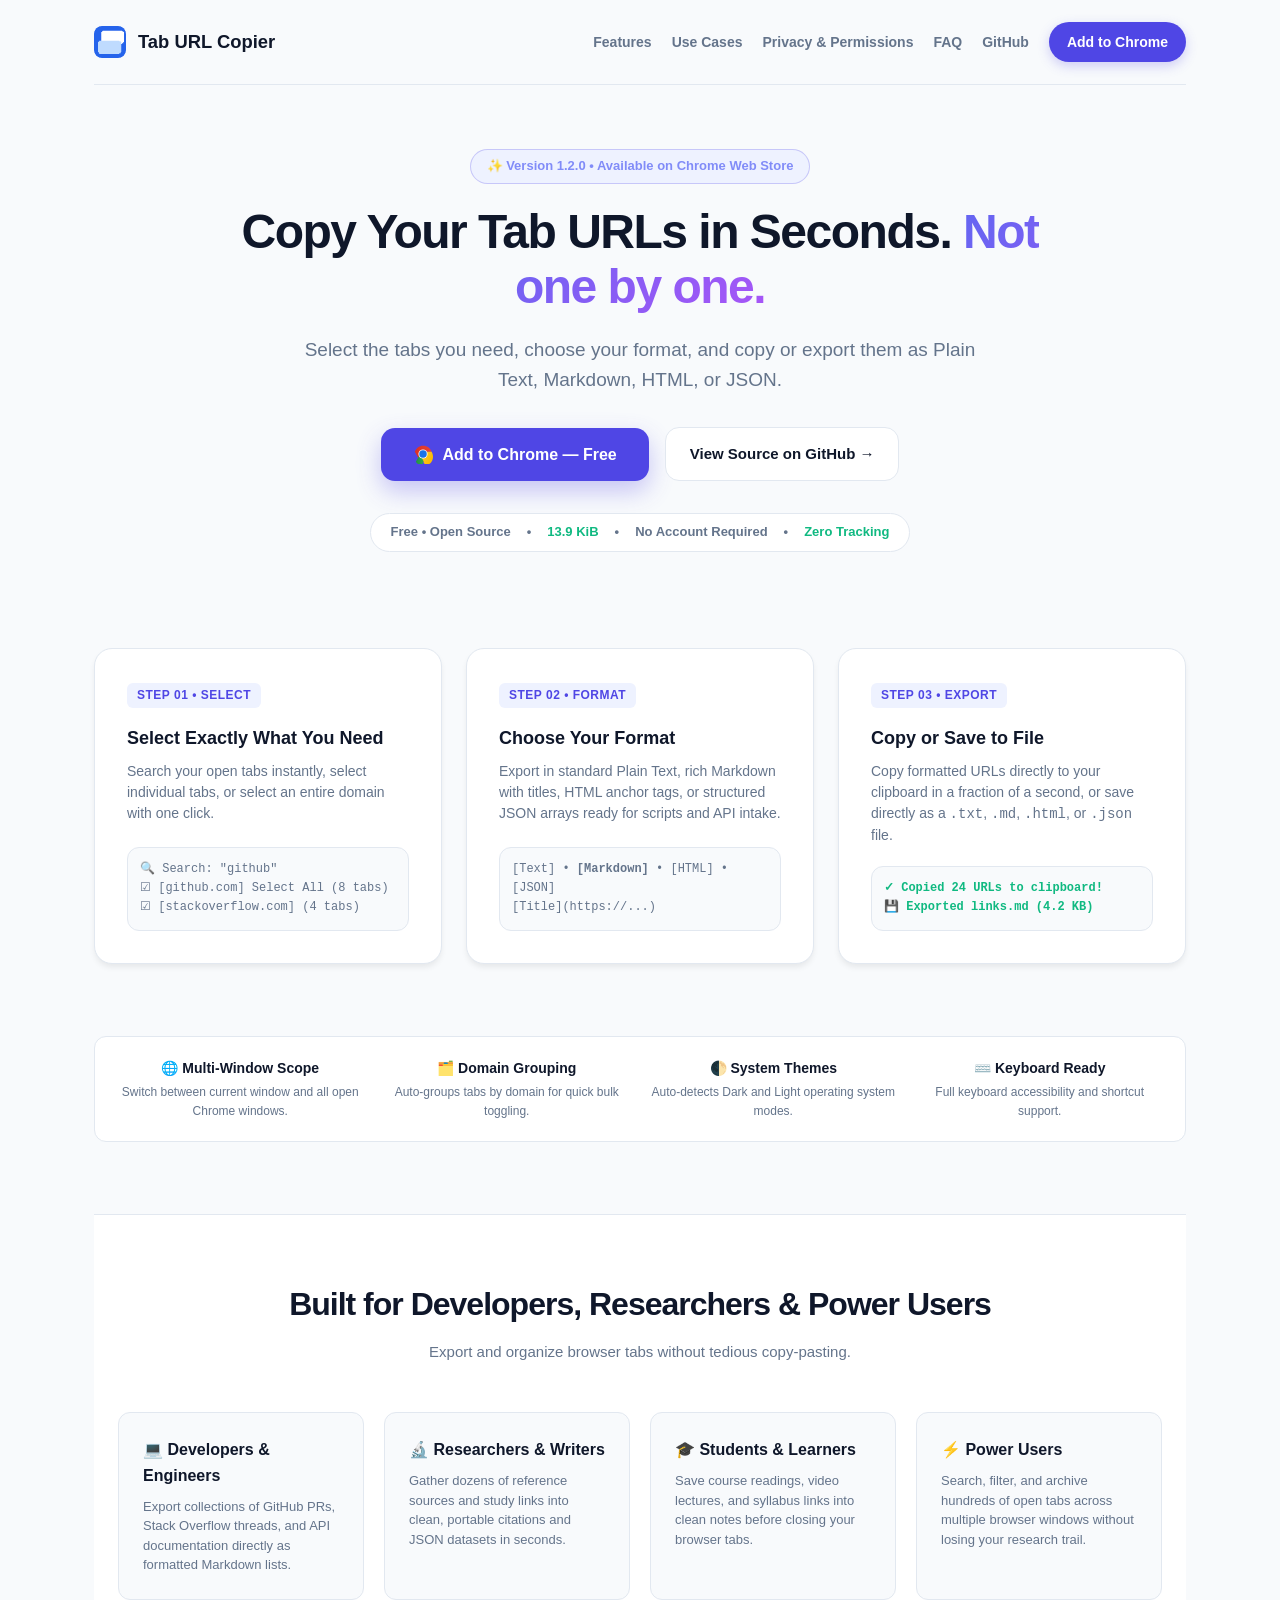
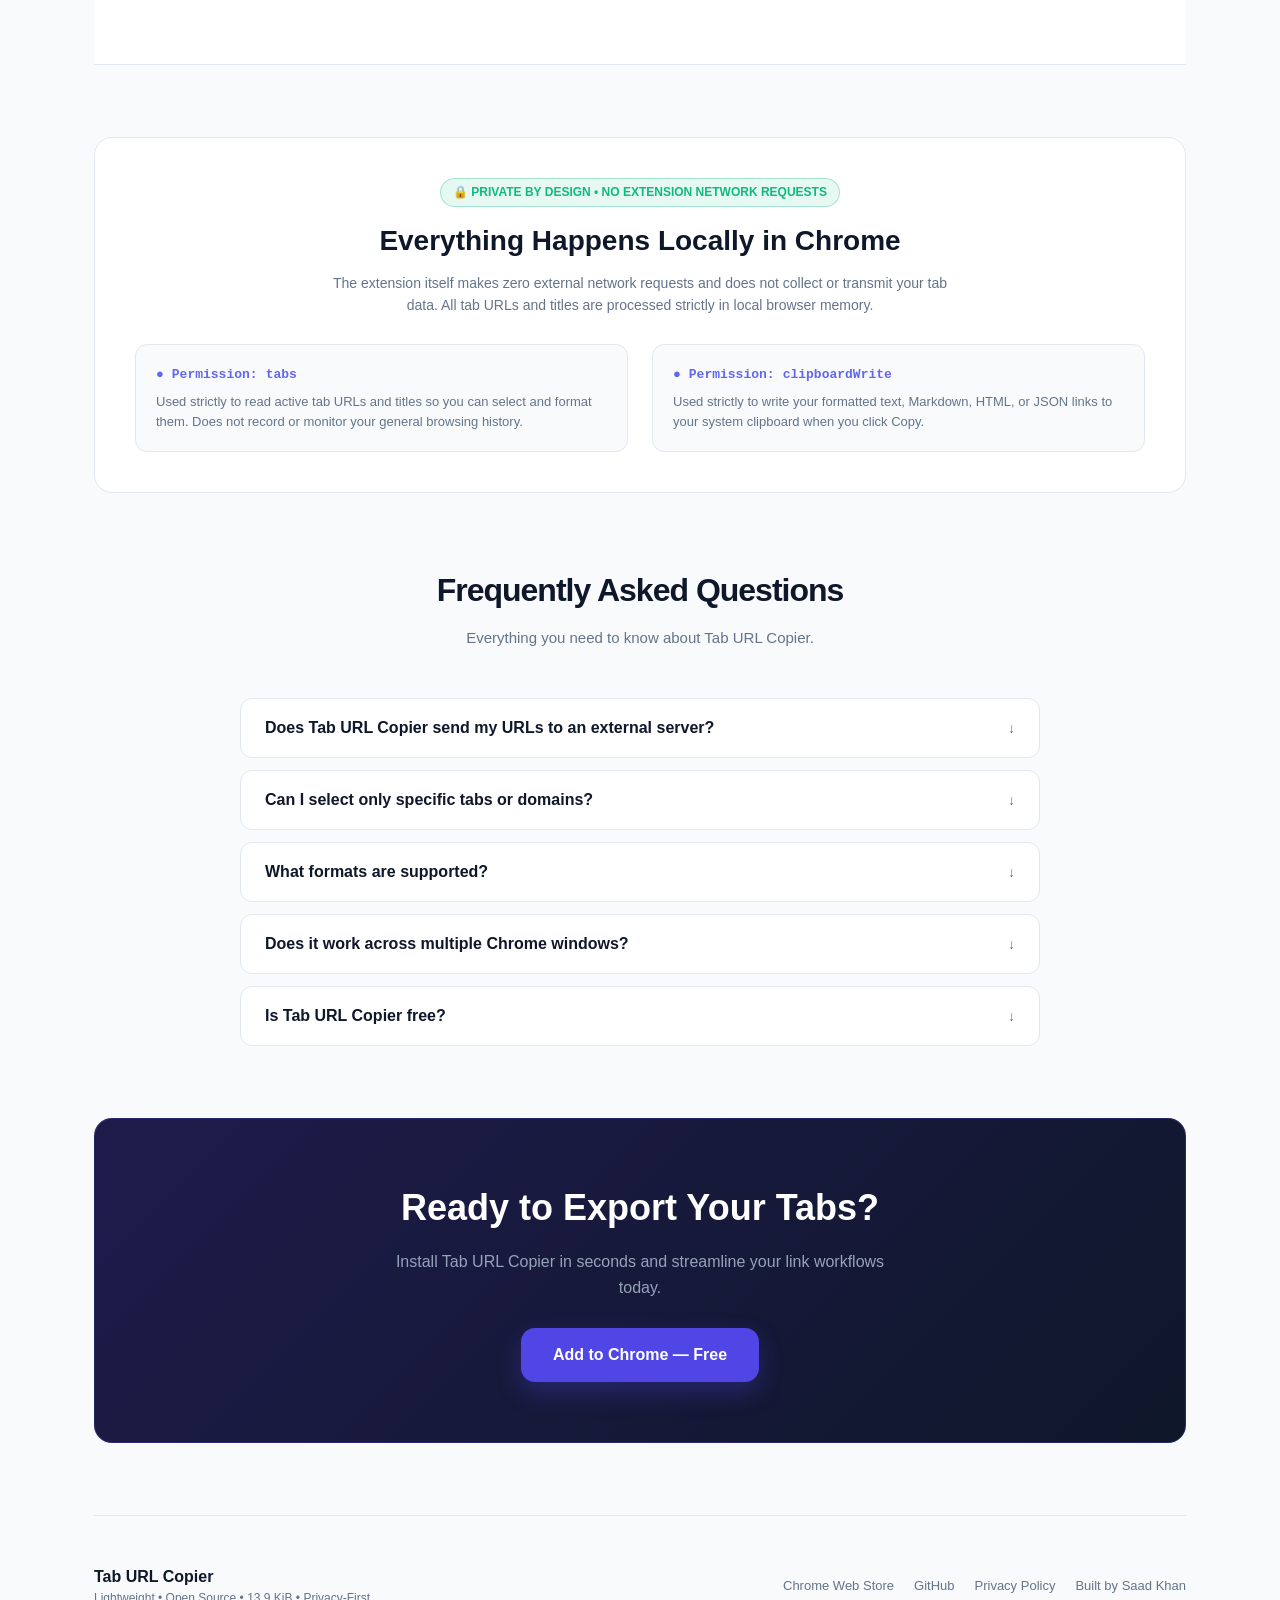
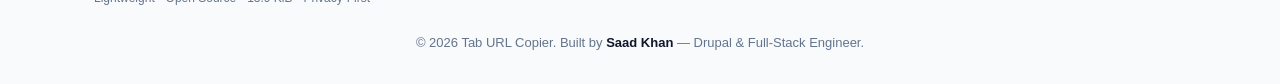
<file: public/index.html>
<!DOCTYPE html>
<html lang="en">
<head>
  <meta charset="UTF-8" />
  <meta name="viewport" content="width=device-width, initial-scale=1.0" />
  <title>Tab URL Copier — Copy &amp; Export Multiple Chrome Tab URLs</title>
  <meta name="description" content="Copy, search, group, and export multiple Chrome tab URLs at once. Export as Plain Text, Markdown, HTML, or JSON. Free, open source, 13.9 KiB, and privacy-focused." />
  <link rel="canonical" href="https://tuc.khansaad.dev/" />

  <!-- Open Graph / Facebook -->
  <meta property="og:type" content="website" />
  <meta property="og:url" content="https://tuc.khansaad.dev/" />
  <meta property="og:title" content="Tab URL Copier — Copy &amp; Export Multiple Chrome Tab URLs" />
  <meta property="og:description" content="Copy, search, group, and export multiple Chrome tab URLs at once. Export as Plain Text, Markdown, HTML, or JSON. Free, open source, and privacy-focused." />
  <meta property="og:image" content="https://tuc.khansaad.dev/assets/marquee_promo_tile.png" />
  <meta property="og:image:alt" content="Tab URL Copier Chrome extension user interface" />
  <meta property="og:site_name" content="Tab URL Copier" />

  <!-- Twitter -->
  <meta property="twitter:card" content="summary_large_image" />
  <meta property="twitter:url" content="https://tuc.khansaad.dev/" />
  <meta property="twitter:title" content="Tab URL Copier — Copy &amp; Export Multiple Chrome Tab URLs" />
  <meta property="twitter:description" content="Copy, search, group, and export multiple Chrome tab URLs at once. Export as Plain Text, Markdown, HTML, or JSON. Free, open source, and privacy-focused." />
  <meta property="twitter:image" content="https://tuc.khansaad.dev/assets/marquee_promo_tile.png" />
  <meta property="twitter:image:alt" content="Tab URL Copier Chrome extension user interface" />

  <meta name="theme-color" content="#4f46e5" />
  <link rel="icon" type="image/png" href="assets/icon48.png" />

  <!-- Structured Data: SoftwareApplication & FAQPage -->
  <script type="application/ld+json">
  {
    "@context": "https://schema.org",
    "@graph": [
      {
        "@type": "SoftwareApplication",
        "name": "Tab URL Copier",
        "operatingSystem": "Chrome",
        "applicationCategory": "BrowserApplication",
        "softwareVersion": "1.2.0",
        "fileSize": "13.9KB",
        "url": "https://tuc.khansaad.dev/",
        "downloadUrl": "https://chromewebstore.google.com/detail/tab-url-copier/nbnehobinolaclgihaobabohgghfdlmg",
        "description": "Copy, search, group, and export multiple Chrome tab URLs in Plain Text, Markdown, HTML, or JSON format.",
        "offers": {
          "@type": "Offer",
          "price": "0",
          "priceCurrency": "USD"
        },
        "author": {
          "@type": "Person",
          "name": "Saad Khan",
          "url": "https://khansaad.dev",
          "email": "contact@khansaad.dev"
        }
      },
      {
        "@type": "FAQPage",
        "mainEntity": [
          {
            "@type": "Question",
            "name": "Does Tab URL Copier send my URLs to an external server?",
            "acceptedAnswer": {
              "@type": "Answer",
              "text": "No. The Tab URL Copier extension operates 100% locally in your browser memory. It makes zero external network requests and does not transmit or collect tab data."
            }
          },
          {
            "@type": "Question",
            "name": "Can I select only certain tabs or filter by domain?",
            "acceptedAnswer": {
              "@type": "Answer",
              "text": "Yes! You can use the real-time search bar, select or deselect individual tabs, or click domain group headers to toggle all tabs from that website at once."
            }
          },
          {
            "@type": "Question",
            "name": "What export formats are supported?",
            "acceptedAnswer": {
              "@type": "Answer",
              "text": "Tab URL Copier supports Plain Text (newline-separated), Markdown links ([Title](URL)), HTML anchors, and structured JSON arrays with direct file export to .txt, .md, .html, or .json."
            }
          }
        ]
      }
    ]
  }
  </script>

  <!-- Clean, Zero-Tracking Native System Font Stack -->
  <style>
    :root {
      --primary: #4f46e5;
      --primary-hover: #4338ca;
      --primary-light: #eef2ff;
      --text-main: #0f172a;
      --text-muted: #64748b;
      --bg-page: #f8fafc;
      --bg-card: #ffffff;
      --bg-card-hover: #ffffff;
      --border-color: #e2e8f0;
      --border-highlight: rgba(79, 70, 229, 0.25);
      --shadow-sm: 0 1px 2px 0 rgba(0, 0, 0, 0.05);
      --shadow-md: 0 4px 6px -1px rgba(0, 0, 0, 0.08);
      --shadow-xl: 0 20px 25px -5px rgba(0, 0, 0, 0.08);
      --radius-lg: 18px;
      --radius-md: 12px;
    }

    @media (prefers-color-scheme: dark) {
      :root {
        --text-main: #f8fafc;
        --text-muted: #94a3b8;
        --bg-page: #080c16;
        --bg-card: #0f172a;
        --bg-card-hover: #141f36;
        --border-color: #1e293b;
        --border-highlight: rgba(79, 70, 229, 0.3);
        --primary-light: rgba(79, 70, 229, 0.15);
      }
    }

    * {
      box-sizing: border-box;
      margin: 0;
      padding: 0;
    }

    body {
      font-family: -apple-system, BlinkMacSystemFont, "Segoe UI", Roboto, Helvetica, Arial, sans-serif, "Apple Color Emoji", "Segoe UI Emoji";
      background-color: var(--bg-page);
      color: var(--text-main);
      line-height: 1.6;
      -webkit-font-smoothing: antialiased;
    }

    a {
      color: var(--primary);
      text-decoration: none;
      transition: all 0.2s ease;
    }

    .container {
      max-width: 1140px;
      margin: 0 auto;
      padding: 0 24px;
    }

    /* Navbar */
    .navbar {
      display: flex;
      align-items: center;
      justify-content: space-between;
      padding: 22px 0;
      border-bottom: 1px solid var(--border-color);
    }

    .brand {
      display: flex;
      align-items: center;
      gap: 12px;
      font-weight: 800;
      font-size: 1.15rem;
      color: var(--text-main);
      text-decoration: none;
    }

    .brand img {
      width: 32px;
      height: 32px;
      border-radius: 8px;
    }

    .nav-links {
      display: flex;
      align-items: center;
      gap: 20px;
    }

    .nav-links a {
      color: var(--text-muted);
      font-size: 14px;
      font-weight: 600;
    }

    .nav-links a:hover {
      color: var(--text-main);
    }

    .btn-nav {
      background: var(--primary);
      color: #fff !important;
      padding: 9px 18px;
      border-radius: 9999px;
      font-size: 13px;
      font-weight: 700;
      box-shadow: 0 4px 12px rgba(79, 70, 229, 0.25);
      display: inline-flex;
      align-items: center;
      justify-content: center;
    }

    .btn-nav:hover {
      background: var(--primary-hover);
      transform: translateY(-1px);
    }

    /* Hero */
    .hero {
      padding: 64px 0 48px;
      text-align: center;
    }

    .badge {
      display: inline-flex;
      align-items: center;
      gap: 6px;
      padding: 6px 16px;
      background: var(--primary-light);
      border: 1px solid var(--border-highlight);
      border-radius: 9999px;
      color: #818cf8;
      font-size: 13px;
      font-weight: 700;
      margin-bottom: 20px;
    }

    .hero h1 {
      font-size: 48px;
      font-weight: 800;
      letter-spacing: -1.5px;
      line-height: 1.15;
      margin-bottom: 20px;
      max-width: 820px;
      margin-left: auto;
      margin-right: auto;
    }

    .hero h1 span {
      background: linear-gradient(135deg, #6366f1 0%, #a855f7 100%);
      -webkit-background-clip: text;
      -webkit-text-fill-color: transparent;
    }

    .hero-lead {
      font-size: 19px;
      color: var(--text-muted);
      max-width: 680px;
      margin: 0 auto 32px;
      line-height: 1.6;
    }

    .hero-actions {
      display: flex;
      align-items: center;
      justify-content: center;
      gap: 16px;
      flex-wrap: wrap;
      margin-bottom: 24px;
    }

    .btn-primary {
      display: inline-flex;
      align-items: center;
      gap: 10px;
      background: var(--primary);
      color: #fff;
      padding: 14px 32px;
      border-radius: 14px;
      font-size: 16px;
      font-weight: 700;
      box-shadow: 0 10px 25px rgba(79, 70, 229, 0.3);
      transition: all 0.2s ease;
    }

    .btn-primary:hover {
      background: var(--primary-hover);
      transform: translateY(-2px);
      box-shadow: 0 14px 30px rgba(79, 70, 229, 0.4);
      color: #fff;
    }

    .btn-secondary {
      display: inline-flex;
      align-items: center;
      gap: 8px;
      background: var(--bg-card);
      color: var(--text-main);
      padding: 14px 24px;
      border-radius: 14px;
      font-size: 15px;
      font-weight: 600;
      border: 1px solid var(--border-color);
      transition: all 0.2s ease;
    }

    .btn-secondary:hover {
      border-color: var(--text-muted);
      background: var(--bg-card-hover);
      color: var(--text-main);
    }

    /* Proof / Trust Strip */
    .trust-strip {
      display: inline-flex;
      align-items: center;
      gap: 16px;
      padding: 8px 20px;
      background: var(--bg-card);
      border: 1px solid var(--border-color);
      border-radius: 9999px;
      font-size: 13px;
      font-weight: 600;
      color: var(--text-muted);
      flex-wrap: wrap;
      justify-content: center;
      margin-top: 8px;
    }

    .trust-strip span.highlight {
      color: #10b981;
      font-weight: 700;
    }

    /* Workflow Showcase Grid */
    .workflow-section {
      margin: 48px 0 72px;
    }

    .workflow-grid {
      display: grid;
      grid-template-columns: repeat(3, 1fr);
      gap: 24px;
    }

    .workflow-card {
      background: var(--bg-card);
      border: 1px solid var(--border-color);
      border-radius: var(--radius-lg);
      padding: 32px;
      display: flex;
      flex-direction: column;
      justify-content: space-between;
      box-shadow: var(--shadow-md);
      transition: all 0.2s ease;
    }

    .workflow-card:hover {
      border-color: var(--border-highlight);
      transform: translateY(-2px);
    }

    .step-badge {
      display: inline-block;
      font-size: 12px;
      font-weight: 800;
      color: var(--primary);
      background: var(--primary-light);
      padding: 3px 10px;
      border-radius: 6px;
      margin-bottom: 16px;
      text-transform: uppercase;
      letter-spacing: 0.5px;
    }

    .workflow-card h3 {
      font-size: 18px;
      font-weight: 800;
      margin-bottom: 8px;
    }

    .workflow-card p {
      font-size: 14px;
      color: var(--text-muted);
      line-height: 1.5;
    }

    .workflow-demo-box {
      margin-top: 20px;
      background: var(--bg-page);
      border: 1px solid var(--border-color);
      border-radius: var(--radius-md);
      padding: 12px;
      font-size: 12px;
      font-family: ui-monospace, SFMono-Regular, Menlo, Monaco, Consolas, monospace;
      color: var(--text-muted);
    }

    .demo-success {
      color: #10b981;
      font-weight: bold;
    }

    /* Secondary Capabilities Banner */
    .capabilities-banner {
      display: grid;
      grid-template-columns: repeat(4, 1fr);
      gap: 16px;
      background: var(--bg-card);
      border: 1px solid var(--border-color);
      border-radius: var(--radius-md);
      padding: 20px;
      margin-bottom: 72px;
      text-align: center;
    }

    .capability-item h4 {
      font-size: 14px;
      font-weight: 700;
      color: var(--text-main);
      margin-bottom: 4px;
    }

    .capability-item p {
      font-size: 12px;
      color: var(--text-muted);
    }

    /* Use Cases */
    .use-cases-section {
      padding: 64px 0;
      background: var(--bg-card);
      border-top: 1px solid var(--border-color);
      border-bottom: 1px solid var(--border-color);
      margin-bottom: 72px;
    }

    .section-header {
      text-align: center;
      margin-bottom: 48px;
    }

    .section-header h2 {
      font-size: 32px;
      font-weight: 800;
      letter-spacing: -1px;
      margin-bottom: 10px;
    }

    .section-header p {
      color: var(--text-muted);
      font-size: 15px;
      max-width: 580px;
      margin: 0 auto;
    }

    .use-cases-grid {
      display: grid;
      grid-template-columns: repeat(4, 1fr);
      gap: 20px;
    }

    .use-case-card {
      padding: 24px;
      background: var(--bg-page);
      border: 1px solid var(--border-color);
      border-radius: var(--radius-md);
    }

    .use-case-card h4 {
      font-size: 16px;
      font-weight: 700;
      margin-bottom: 8px;
    }

    .use-case-card p {
      font-size: 13px;
      color: var(--text-muted);
      line-height: 1.5;
    }

    /* Privacy & Permissions Section */
    .privacy-section {
      margin-bottom: 72px;
    }

    .privacy-card {
      background: var(--bg-card);
      border: 1px solid var(--border-color);
      border-radius: var(--radius-lg);
      padding: 40px;
    }

    .privacy-header-box {
      text-align: center;
      max-width: 640px;
      margin: 0 auto 28px;
    }

    .privacy-badge {
      display: inline-block;
      padding: 4px 12px;
      background: rgba(16, 185, 129, 0.1);
      border: 1px solid rgba(16, 185, 129, 0.3);
      border-radius: 9999px;
      color: #10b981;
      font-size: 12px;
      font-weight: 700;
      text-transform: uppercase;
      margin-bottom: 12px;
    }

    .permissions-grid {
      display: grid;
      grid-template-columns: 1fr 1fr;
      gap: 24px;
      margin-top: 28px;
    }

    .perm-box {
      background: var(--bg-page);
      border: 1px solid var(--border-color);
      border-radius: var(--radius-md);
      padding: 20px;
    }

    .perm-header {
      display: flex;
      align-items: center;
      gap: 8px;
      font-family: ui-monospace, SFMono-Regular, Menlo, Monaco, Consolas, monospace;
      font-size: 13px;
      font-weight: 700;
      color: #6366f1;
      margin-bottom: 6px;
    }

    .perm-box p {
      font-size: 13px;
      color: var(--text-muted);
      line-height: 1.5;
    }

    /* Accessible FAQ */
    .faq-section {
      max-width: 800px;
      margin: 0 auto 72px;
    }

    .faq-item {
      background: var(--bg-card);
      border: 1px solid var(--border-color);
      border-radius: var(--radius-md);
      margin-bottom: 12px;
      overflow: hidden;
      transition: border-color 0.2s;
    }

    .faq-item:focus-within {
      border-color: var(--primary);
    }

    .faq-question {
      width: 100%;
      background: transparent;
      border: 0;
      padding: 20px 24px;
      font-size: 16px;
      font-weight: 700;
      color: var(--text-main);
      text-align: left;
      cursor: pointer;
      display: flex;
      justify-content: space-between;
      align-items: center;
      user-select: none;
      font-family: inherit;
    }

    .faq-question:focus-visible {
      outline: 2px solid var(--primary);
      outline-offset: -2px;
    }

    .faq-icon {
      transition: transform 0.25s ease;
      font-size: 14px;
      color: var(--text-muted);
    }

    .faq-item.active .faq-icon {
      transform: rotate(180deg);
      color: var(--primary);
    }

    .faq-answer {
      max-height: 0;
      overflow: hidden;
      padding: 0 24px;
      font-size: 14px;
      color: var(--text-muted);
      line-height: 1.6;
      transition: max-height 0.3s cubic-bezier(0, 1, 0, 1), padding 0.3s ease;
    }

    .faq-item.active .faq-answer {
      max-height: 300px;
      padding: 0 24px 20px;
      transition: max-height 0.3s ease-in-out, padding 0.3s ease;
    }

    /* Final CTA */
    .cta-banner {
      background: linear-gradient(135deg, #1e1b4b 0%, #0f172a 100%);
      border: 1px solid rgba(79, 70, 229, 0.3);
      border-radius: var(--radius-lg);
      padding: 60px 32px;
      text-align: center;
      margin-bottom: 72px;
      color: #fff;
    }

    .cta-banner h2 {
      font-size: 36px;
      font-weight: 800;
      margin-bottom: 12px;
    }

    .cta-banner p {
      color: #94a3b8;
      font-size: 16px;
      max-width: 520px;
      margin: 0 auto 28px;
    }

    /* Footer */
    footer {
      border-top: 1px solid var(--border-color);
      padding: 48px 0 32px;
      text-align: center;
      color: var(--text-muted);
      font-size: 13px;
    }

    .footer-grid {
      display: flex;
      justify-content: space-between;
      align-items: center;
      flex-wrap: wrap;
      gap: 20px;
      margin-bottom: 24px;
    }

    .footer-links {
      display: flex;
      gap: 20px;
    }

    .footer-links a {
      color: var(--text-muted);
      font-size: 13px;
    }

    .footer-links a:hover {
      color: var(--text-main);
    }

    /* Responsive Breakpoints */
    @media (max-width: 900px) {
      .hero h1 { font-size: 38px; }
      .workflow-grid { grid-template-columns: 1fr; }
      .capabilities-banner { grid-template-columns: 1fr 1fr; }
      .use-cases-grid { grid-template-columns: 1fr 1fr; }
      .permissions-grid { grid-template-columns: 1fr; }
    }

    @media (max-width: 680px) {
      .navbar {
        flex-direction: column;
        align-items: flex-start;
        gap: 16px;
      }
      .nav-links {
        width: 100%;
        gap: 12px;
        flex-wrap: wrap;
      }
      .btn-nav {
        width: 100%;
      }
      .hero h1 { font-size: 32px; }
      .hero-lead { font-size: 16px; }
      .capabilities-banner { grid-template-columns: 1fr; }
      .use-cases-grid { grid-template-columns: 1fr; }
      .trust-strip { flex-direction: column; gap: 8px; border-radius: 16px; }
    }
  </style>
</head>
<body>

  <div class="container">
    <!-- Navbar -->
    <nav class="navbar">
      <a href="#" class="brand">
        <img src="assets/icon48.png" alt="Tab URL Copier Logo" />
        <span>Tab URL Copier</span>
      </a>
      <div class="nav-links">
        <a href="#features">Features</a>
        <a href="#use-cases">Use Cases</a>
        <a href="#privacy">Privacy &amp; Permissions</a>
        <a href="#faq">FAQ</a>
        <a href="https://github.com/saadkhan955/tab-url-copier" target="_blank" rel="noopener">GitHub</a>
        <a href="https://chromewebstore.google.com/detail/tab-url-copier/nbnehobinolaclgihaobabohgghfdlmg" target="_blank" rel="noopener" class="btn-nav">Add to Chrome</a>
      </div>
    </nav>

    <!-- Hero Header -->
    <header class="hero">
      <div class="badge">
        ✨ Version 1.2.0 • Available on Chrome Web Store
      </div>
      
      <h1>Copy Your Tab URLs in Seconds. <span>Not one by one.</span></h1>
      
      <p class="hero-lead">
        Select the tabs you need, choose your format, and copy or export them as Plain Text, Markdown, HTML, or JSON.
      </p>

      <div class="hero-actions">
        <a href="https://chromewebstore.google.com/detail/tab-url-copier/nbnehobinolaclgihaobabohgghfdlmg" target="_blank" rel="noopener" class="btn-primary">
          <svg width="20" height="20" viewBox="0 0 48 48">
            <defs>
              <linearGradient id="chrome-red" x1="3.2173" y1="15" x2="44.7812" y2="15" gradientUnits="userSpaceOnUse"><stop offset="0" stop-color="#d93025" /><stop offset="1" stop-color="#ea4335" /></linearGradient>
              <linearGradient id="chrome-yellow" x1="24.8465" y1="18.9197" x2="45.6267" y2="30.9175" gradientUnits="userSpaceOnUse"><stop offset="0" stop-color="#fcc934" /><stop offset="1" stop-color="#fbbc04" /></linearGradient>
              <linearGradient id="chrome-green" x1="3.2173" y1="33" x2="24.7812" y2="33" gradientUnits="userSpaceOnUse"><stop offset="0" stop-color="#1e8e3e" /><stop offset="1" stop-color="#34a853" /></linearGradient>
            </defs>
            <path fill="url(#chrome-red)" d="M24 4C14.7 4 6.8 10.3 4.4 18.8L14.2 35.8L24 18.8L44.8 18.8C42.4 10.3 34.5 4 24 4Z" />
            <path fill="url(#chrome-yellow)" d="M44.8 18.8C46.8 22.3 48 26.5 48 31C48 41.5 40.2 50.2 30 51.8L20.2 34.8L29.9 18.8L44.8 18.8Z" />
            <path fill="url(#chrome-green)" d="M24 52C16.8 52 10.4 48.2 6.8 42.4L16.6 25.4L26.3 42.4C25.5 42.5 24.8 42.6 24 42.6C24 42.6 24 52 24 52Z" />
            <circle fill="#ffffff" cx="24" cy="24" r="11" />
            <circle fill="#1a73e8" cx="24" cy="24" r="9" />
          </svg>
          <span>Add to Chrome — Free</span>
        </a>

        <a href="https://github.com/saadkhan955/tab-url-copier" target="_blank" rel="noopener" class="btn-secondary">
          <span>View Source on GitHub &rarr;</span>
        </a>
      </div>

      <div class="trust-strip">
        <span>Free &bull; Open Source</span>
        <span>&bull;</span>
        <span class="highlight">13.9 KiB</span>
        <span>&bull;</span>
        <span>No Account Required</span>
        <span>&bull;</span>
        <span class="highlight">Zero Tracking</span>
      </div>
    </header>

    <!-- Workflow Narrative Section -->
    <section id="features" class="workflow-section">
      <div class="workflow-grid">
        
        <div class="workflow-card">
          <div>
            <span class="step-badge">Step 01 &bull; Select</span>
            <h3>Select Exactly What You Need</h3>
            <p>Search your open tabs instantly, select individual tabs, or select an entire domain with one click.</p>
          </div>
          <div class="workflow-demo-box">
            🔍 Search: "github"<br />
            ☑ [github.com] Select All (8 tabs)<br />
            ☑ [stackoverflow.com] (4 tabs)
          </div>
        </div>

        <div class="workflow-card">
          <div>
            <span class="step-badge">Step 02 &bull; Format</span>
            <h3>Choose Your Format</h3>
            <p>Export in standard Plain Text, rich Markdown with titles, HTML anchor tags, or structured JSON arrays ready for scripts and API intake.</p>
          </div>
          <div class="workflow-demo-box">
            [Text] &bull; <strong>[Markdown]</strong> &bull; [HTML] &bull; [JSON]<br />
            [Title](https://...)
          </div>
        </div>

        <div class="workflow-card">
          <div>
            <span class="step-badge">Step 03 &bull; Export</span>
            <h3>Copy or Save to File</h3>
            <p>Copy formatted URLs directly to your clipboard in a fraction of a second, or save directly as a <code>.txt</code>, <code>.md</code>, <code>.html</code>, or <code>.json</code> file.</p>
          </div>
          <div class="workflow-demo-box demo-success">
            ✓ Copied 24 URLs to clipboard!<br />
            💾 Exported links.md (4.2 KB)
          </div>
        </div>

      </div>
    </section>

    <!-- Capabilities Bar -->
    <div class="capabilities-banner">
      <div class="capability-item">
        <h4>🌐 Multi-Window Scope</h4>
        <p>Switch between current window and all open Chrome windows.</p>
      </div>
      <div class="capability-item">
        <h4>🗂️ Domain Grouping</h4>
        <p>Auto-groups tabs by domain for quick bulk toggling.</p>
      </div>
      <div class="capability-item">
        <h4>🌓 System Themes</h4>
        <p>Auto-detects Dark and Light operating system modes.</p>
      </div>
      <div class="capability-item">
        <h4>⌨️ Keyboard Ready</h4>
        <p>Full keyboard accessibility and shortcut support.</p>
      </div>
    </div>

    <!-- Use Cases Section -->
    <section id="use-cases" class="use-cases-section">
      <div class="container">
        <div class="section-header">
          <h2>Built for Developers, Researchers &amp; Power Users</h2>
          <p>Export and organize browser tabs without tedious copy-pasting.</p>
        </div>

        <div class="use-cases-grid">
          <div class="use-case-card">
            <h4>💻 Developers &amp; Engineers</h4>
            <p>Export collections of GitHub PRs, Stack Overflow threads, and API documentation directly as formatted Markdown lists.</p>
          </div>
          <div class="use-case-card">
            <h4>🔬 Researchers &amp; Writers</h4>
            <p>Gather dozens of reference sources and study links into clean, portable citations and JSON datasets in seconds.</p>
          </div>
          <div class="use-case-card">
            <h4>🎓 Students &amp; Learners</h4>
            <p>Save course readings, video lectures, and syllabus links into clean notes before closing your browser tabs.</p>
          </div>
          <div class="use-case-card">
            <h4>⚡ Power Users</h4>
            <p>Search, filter, and archive hundreds of open tabs across multiple browser windows without losing your research trail.</p>
          </div>
        </div>
      </div>
    </section>

    <!-- Privacy & Permissions Section -->
    <section id="privacy" class="privacy-section">
      <div class="privacy-card">
        <div class="privacy-header-box">
          <div class="privacy-badge">
            🔒 Private by Design &bull; No Extension Network Requests
          </div>
          <h2 style="font-size: 28px; font-weight: 800;">Everything Happens Locally in Chrome</h2>
          <p style="font-size: 14px; color: var(--text-muted); margin-top: 8px;">
            The extension itself makes zero external network requests and does not collect or transmit your tab data. All tab URLs and titles are processed strictly in local browser memory.
          </p>
        </div>

        <div class="permissions-grid">
          <div class="perm-box">
            <div class="perm-header">
              <span>●</span> Permission: <code>tabs</code>
            </div>
            <p>Used strictly to read active tab URLs and titles so you can select and format them. Does not record or monitor your general browsing history.</p>
          </div>

          <div class="perm-box">
            <div class="perm-header">
              <span>●</span> Permission: <code>clipboardWrite</code>
            </div>
            <p>Used strictly to write your formatted text, Markdown, HTML, or JSON links to your system clipboard when you click Copy.</p>
          </div>
        </div>
      </div>
    </section>

    <!-- Accessible & Interactive FAQ Section -->
    <section id="faq" class="faq-section">
      <div class="section-header">
        <h2>Frequently Asked Questions</h2>
        <p>Everything you need to know about Tab URL Copier.</p>
      </div>

      <div class="faq-item">
        <button type="button" id="faq-q-1" class="faq-question" aria-expanded="false" aria-controls="faq-ans-1">
          <span>Does Tab URL Copier send my URLs to an external server?</span>
          <span class="faq-icon" aria-hidden="true">&darr;</span>
        </button>
        <div id="faq-ans-1" class="faq-answer" role="region" aria-labelledby="faq-q-1">
          No. The extension operates 100% locally in your browser memory. It makes zero external network requests and communicates with zero external servers.
        </div>
      </div>

      <div class="faq-item">
        <button type="button" id="faq-q-2" class="faq-question" aria-expanded="false" aria-controls="faq-ans-2">
          <span>Can I select only specific tabs or domains?</span>
          <span class="faq-icon" aria-hidden="true">&darr;</span>
        </button>
        <div id="faq-ans-2" class="faq-answer" role="region" aria-labelledby="faq-q-2">
          Yes. You can individually check tabs, use real-time search filtering, or click domain group headers (like github.com) to toggle all matching tabs at once.
        </div>
      </div>

      <div class="faq-item">
        <button type="button" id="faq-q-3" class="faq-question" aria-expanded="false" aria-controls="faq-ans-3">
          <span>What formats are supported?</span>
          <span class="faq-icon" aria-hidden="true">&darr;</span>
        </button>
        <div id="faq-ans-3" class="faq-answer" role="region" aria-labelledby="faq-q-3">
          Plain Text (newline-separated URLs), Markdown ([Title](URL)), HTML (&lt;a href="..."&gt;Title&lt;/a&gt;), and JSON arrays. You can also export directly to <code>.txt</code>, <code>.md</code>, <code>.html</code>, or <code>.json</code> files.
        </div>
      </div>

      <div class="faq-item">
        <button type="button" id="faq-q-4" class="faq-question" aria-expanded="false" aria-controls="faq-ans-4">
          <span>Does it work across multiple Chrome windows?</span>
          <span class="faq-icon" aria-hidden="true">&darr;</span>
        </button>
        <div id="faq-ans-4" class="faq-answer" role="region" aria-labelledby="faq-q-4">
          Yes! You can toggle between scanning tabs in your current window or across all open Chrome windows.
        </div>
      </div>

      <div class="faq-item">
        <button type="button" id="faq-q-5" class="faq-question" aria-expanded="false" aria-controls="faq-ans-5">
          <span>Is Tab URL Copier free?</span>
          <span class="faq-icon" aria-hidden="true">&darr;</span>
        </button>
        <div id="faq-ans-5" class="faq-answer" role="region" aria-labelledby="faq-q-5">
          Yes, Tab URL Copier is 100% free with no in-app purchases or subscriptions, and the source code is MIT-licensed on GitHub.
        </div>
      </div>
    </section>

    <!-- Final CTA Banner -->
    <section class="cta-banner">
      <h2>Ready to Export Your Tabs?</h2>
      <p>Install Tab URL Copier in seconds and streamline your link workflows today.</p>
      <a href="https://chromewebstore.google.com/detail/tab-url-copier/nbnehobinolaclgihaobabohgghfdlmg" target="_blank" rel="noopener" class="btn-primary">
        <span>Add to Chrome — Free</span>
      </a>
    </section>

    <!-- Footer -->
    <footer>
      <div class="footer-grid">
        <div style="text-align: left;">
          <div style="font-weight: 800; font-size: 16px; color: var(--text-main);">Tab URL Copier</div>
          <div style="font-size: 12px;">Lightweight &bull; Open Source &bull; 13.9 KiB &bull; Privacy-First</div>
        </div>

        <div class="footer-links">
          <a href="https://chromewebstore.google.com/detail/tab-url-copier/nbnehobinolaclgihaobabohgghfdlmg" target="_blank" rel="noopener">Chrome Web Store</a>
          <a href="https://github.com/saadkhan955/tab-url-copier" target="_blank" rel="noopener">GitHub</a>
          <a href="privacy.html">Privacy Policy</a>
          <a href="https://khansaad.dev" target="_blank" rel="noopener">Built by Saad Khan</a>
        </div>
      </div>

      <p>&copy; 2026 Tab URL Copier. Built by <a href="https://khansaad.dev" target="_blank" rel="noopener" style="font-weight: 700; color: var(--text-main);">Saad Khan</a> — Drupal &amp; Full-Stack Engineer.</p>
    </footer>
  </div>

  <!-- Accessible FAQ Script -->
  <script>
    document.querySelectorAll('.faq-question').forEach(button => {
      button.addEventListener('click', () => {
        const item = button.parentElement;
        const isOpen = item.classList.contains('active');
        
        document.querySelectorAll('.faq-item').forEach(other => {
          if (other !== item) {
            other.classList.remove('active');
            const otherBtn = other.querySelector('.faq-question');
            if (otherBtn) otherBtn.setAttribute('aria-expanded', 'false');
          }
        });

        if (isOpen) {
          item.classList.remove('active');
          button.setAttribute('aria-expanded', 'false');
        } else {
          item.classList.add('active');
          button.setAttribute('aria-expanded', 'true');
        }
      });
    });
  </script>

</body>
</html>
</file>
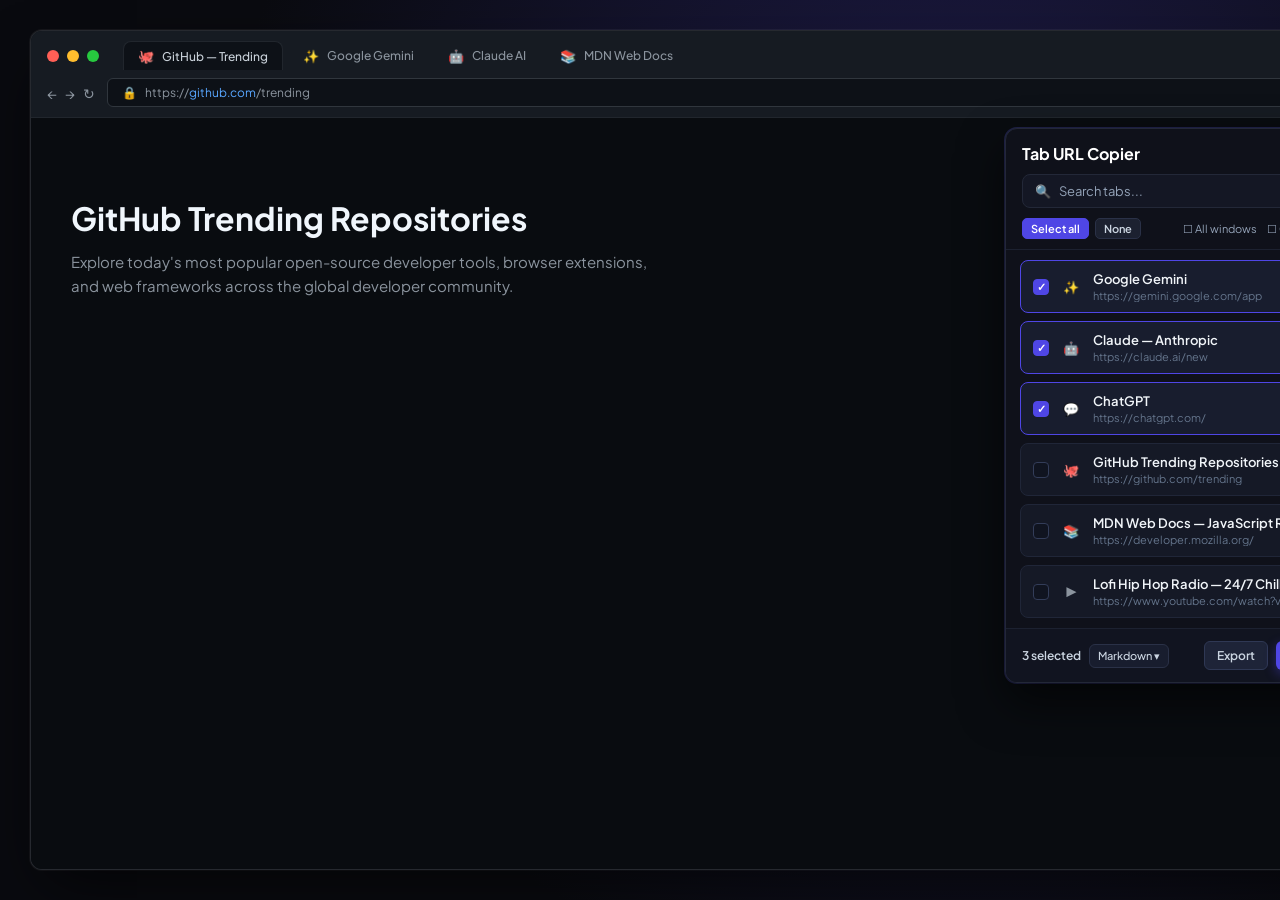
<file: mockup-generator.html>
<!DOCTYPE html>
<html lang="en">
<head>
  <meta charset="UTF-8" />
  <title>Tab URL Copier Mockup</title>
  <link rel="preconnect" href="https://fonts.googleapis.com" />
  <link rel="preconnect" href="https://fonts.gstatic.com" crossorigin />
  <link href="https://fonts.googleapis.com/css2?family=Plus+Jakarta+Sans:wght@400;500;600;700;800&display=swap" rel="stylesheet" />
  <style>
    * {
      box-sizing: border-box;
      margin: 0;
      padding: 0;
    }
    body {
      width: 1440px;
      height: 900px;
      background: radial-gradient(circle at 75% 30%, #1e1b4b 0%, #090a0f 65%);
      display: flex;
      align-items: center;
      justify-content: center;
      font-family: 'Plus Jakarta Sans', -apple-system, BlinkMacSystemFont, 'Segoe UI', Roboto, sans-serif;
      overflow: hidden;
      padding: 30px;
    }

    /* Browser Window Container */
    .browser-window {
      width: 1380px;
      height: 840px;
      background: #0d1117;
      border-radius: 12px;
      border: 1px solid rgba(255, 255, 255, 0.1);
      box-shadow: 0 25px 60px -15px rgba(0, 0, 0, 0.7), 0 0 0 1px rgba(255, 255, 255, 0.05);
      display: flex;
      flex-direction: column;
      overflow: hidden;
      position: relative;
    }

    /* Browser Header / Tab Bar */
    .browser-header {
      background: #161b22;
      padding: 10px 16px 0;
      border-bottom: 1px solid #21262d;
      display: flex;
      flex-direction: column;
      gap: 8px;
    }

    .window-controls-row {
      display: flex;
      align-items: center;
      gap: 16px;
    }

    .traffic-lights {
      display: flex;
      gap: 8px;
      padding-right: 8px;
    }

    .traffic-light {
      width: 12px;
      height: 12px;
      border-radius: 50%;
    }
    .traffic-red { background: #ff5f56; }
    .traffic-yellow { background: #ffbd2e; }
    .traffic-green { background: #27c93f; }

    .browser-tabs {
      display: flex;
      gap: 6px;
      flex: 1;
      overflow: hidden;
    }

    .tab {
      display: flex;
      align-items: center;
      gap: 8px;
      padding: 6px 14px;
      background: #0d1117;
      border-radius: 8px 8px 0 0;
      color: #c9d1d9;
      font-size: 12px;
      font-weight: 500;
      max-width: 180px;
      white-space: nowrap;
      overflow: hidden;
      text-overflow: ellipsis;
      border: 1px solid #21262d;
      border-bottom: none;
    }

    .tab.inactive {
      background: transparent;
      border: none;
      color: #8b949e;
    }

    .tab-icon {
      font-size: 13px;
    }

    /* Address Bar Row */
    .address-bar-row {
      display: flex;
      align-items: center;
      gap: 12px;
      padding-bottom: 10px;
    }

    .nav-buttons {
      display: flex;
      gap: 8px;
      color: #8b949e;
      font-size: 14px;
    }

    .address-input {
      flex: 1;
      background: #0d1117;
      border: 1px solid #30363d;
      border-radius: 6px;
      padding: 6px 14px;
      color: #8b949e;
      font-size: 12px;
      display: flex;
      align-items: center;
      gap: 8px;
    }

    .address-input span.url-main {
      color: #58a6ff;
    }

    .toolbar-extensions {
      display: flex;
      align-items: center;
      gap: 12px;
    }

    .ext-icon-active {
      width: 28px;
      height: 28px;
      background: rgba(99, 102, 241, 0.2);
      border: 1px solid rgba(99, 102, 241, 0.4);
      border-radius: 6px;
      display: flex;
      align-items: center;
      justify-content: center;
      font-size: 14px;
      cursor: pointer;
    }

    /* Webpage Content Area */
    .browser-content {
      flex: 1;
      background: #090c10;
      padding: 40px;
      color: #8b949e;
      position: relative;
    }

    .mockup-page-hero {
      max-width: 600px;
      margin-top: 40px;
    }

    .mockup-page-hero h2 {
      font-size: 32px;
      color: #f0f6fc;
      margin-bottom: 12px;
    }

    .mockup-page-hero p {
      font-size: 15px;
      line-height: 1.6;
    }

    /* Extension Popup Overlay */
    .popup-overlay {
      position: absolute;
      top: 10px;
      right: 24px;
      width: 380px;
      background: #0f111a;
      border: 1px solid #232838;
      border-radius: 12px;
      box-shadow: 0 20px 45px rgba(0, 0, 0, 0.6), 0 0 0 1px rgba(99, 102, 241, 0.25);
      z-index: 100;
      display: flex;
      flex-direction: column;
      overflow: hidden;
    }

    /* Popup Header */
    .p-header {
      padding: 14px 16px 10px;
      border-bottom: 1px solid #1c2130;
      display: flex;
      flex-direction: column;
      gap: 10px;
    }

    .p-header-top {
      display: flex;
      justify-content: space-between;
      align-items: center;
    }

    .p-title {
      font-size: 16px;
      font-weight: 700;
      color: #ffffff;
    }

    .p-theme-badge {
      background: #1c2130;
      color: #94a3b8;
      border: 1px solid #2a3147;
      padding: 2px 8px;
      border-radius: 6px;
      font-size: 11px;
      font-weight: 600;
      display: flex;
      align-items: center;
      gap: 4px;
    }

    .p-search-box {
      width: 100%;
      background: #141724;
      border: 1px solid #232838;
      border-radius: 8px;
      padding: 8px 12px;
      color: #94a3b8;
      font-size: 13px;
      display: flex;
      align-items: center;
      gap: 8px;
    }

    .p-actions-row {
      display: flex;
      justify-content: space-between;
      align-items: center;
      font-size: 12px;
    }

    .p-btn-group {
      display: flex;
      gap: 6px;
    }

    .p-btn-sm {
      background: #1c2130;
      color: #cbd5e1;
      border: 1px solid #2a3147;
      padding: 3px 8px;
      border-radius: 5px;
      font-size: 11px;
      font-weight: 600;
    }

    .p-btn-sm.active {
      background: #4f46e5;
      color: #fff;
      border-color: #4f46e5;
    }

    .p-toggle-group {
      display: flex;
      gap: 10px;
      color: #94a3b8;
      font-size: 11px;
    }

    /* Popup List */
    .p-tab-list {
      padding: 10px 14px;
      display: flex;
      flex-direction: column;
      gap: 8px;
      max-height: 380px;
    }

    .p-tab-item {
      display: flex;
      align-items: center;
      gap: 12px;
      background: #151926;
      border: 1px solid #202638;
      padding: 10px 12px;
      border-radius: 8px;
    }

    .p-tab-item.selected {
      background: #181d2e;
      border-color: #4f46e5;
    }

    .p-checkbox {
      width: 16px;
      height: 16px;
      border-radius: 4px;
      background: #101420;
      border: 1px solid #333d59;
      display: flex;
      align-items: center;
      justify-content: center;
      color: #fff;
      font-size: 11px;
      font-weight: bold;
      flex-shrink: 0;
    }

    .p-checkbox.checked {
      background: #4f46e5;
      border-color: #4f46e5;
    }

    .p-tab-favicon {
      width: 20px;
      height: 20px;
      border-radius: 4px;
      display: flex;
      align-items: center;
      justify-content: center;
      font-size: 13px;
      flex-shrink: 0;
    }

    .p-tab-info {
      flex: 1;
      overflow: hidden;
    }

    .p-tab-title {
      font-size: 13px;
      font-weight: 600;
      color: #f1f5f9;
      white-space: nowrap;
      overflow: hidden;
      text-overflow: ellipsis;
      margin-bottom: 2px;
    }

    .p-tab-url {
      font-size: 11px;
      color: #64748b;
      white-space: nowrap;
      overflow: hidden;
      text-overflow: ellipsis;
    }

    /* Popup Footer */
    .p-footer {
      padding: 12px 16px;
      background: #111420;
      border-top: 1px solid #1c2130;
      display: flex;
      align-items: center;
      justify-content: space-between;
    }

    .p-footer-left {
      display: flex;
      align-items: center;
      gap: 8px;
    }

    .p-count {
      font-size: 12px;
      font-weight: 600;
      color: #cbd5e1;
    }

    .p-select {
      background: #181d2e;
      color: #cbd5e1;
      border: 1px solid #2a3147;
      padding: 4px 8px;
      border-radius: 6px;
      font-size: 11px;
      font-weight: 500;
    }

    .p-footer-buttons {
      display: flex;
      gap: 8px;
    }

    .p-btn-export {
      background: #1e2438;
      color: #cbd5e1;
      border: 1px solid #2f3854;
      padding: 6px 12px;
      border-radius: 6px;
      font-size: 12px;
      font-weight: 600;
    }

    .p-btn-copy {
      background: #4f46e5;
      color: #ffffff;
      border: none;
      padding: 6px 14px;
      border-radius: 6px;
      font-size: 12px;
      font-weight: 700;
      box-shadow: 0 4px 12px rgba(79, 70, 229, 0.4);
    }
  </style>
</head>
<body>

  <div class="browser-window">
    <!-- Browser Top Bar -->
    <div class="browser-header">
      <div class="window-controls-row">
        <div class="traffic-lights">
          <div class="traffic-light traffic-red"></div>
          <div class="traffic-light traffic-yellow"></div>
          <div class="traffic-light traffic-green"></div>
        </div>

        <div class="browser-tabs">
          <div class="tab">
            <span class="tab-icon">🐙</span>
            <span>GitHub — Trending</span>
          </div>
          <div class="tab inactive">
            <span class="tab-icon">✨</span>
            <span>Google Gemini</span>
          </div>
          <div class="tab inactive">
            <span class="tab-icon">🤖</span>
            <span>Claude AI</span>
          </div>
          <div class="tab inactive">
            <span class="tab-icon">📚</span>
            <span>MDN Web Docs</span>
          </div>
        </div>
      </div>

      <!-- Address Bar Row -->
      <div class="address-bar-row">
        <div class="nav-buttons">
          <span>←</span>
          <span>→</span>
          <span>↻</span>
        </div>

        <div class="address-input">
          <span>🔒</span>
          <span>https://<span class="url-main">github.com</span>/trending</span>
        </div>

        <div class="toolbar-extensions">
          <div class="ext-icon-active" title="Tab URL Copier Active">📋</div>
        </div>
      </div>
    </div>

    <!-- Webpage Content -->
    <div class="browser-content">
      <div class="mockup-page-hero">
        <h2>GitHub Trending Repositories</h2>
        <p>Explore today's most popular open-source developer tools, browser extensions, and web frameworks across the global developer community.</p>
      </div>

      <!-- Tab URL Copier Popup -->
      <div class="popup-overlay">
        <div class="p-header">
          <div class="p-header-top">
            <span class="p-title">Tab URL Copier</span>
            <div class="p-theme-badge">
              <span>💻</span>
              <span>AUTO</span>
            </div>
          </div>

          <div class="p-search-box">
            <span>🔍</span>
            <span>Search tabs...</span>
          </div>

          <div class="p-actions-row">
            <div class="p-btn-group">
              <span class="p-btn-sm active">Select all</span>
              <span class="p-btn-sm">None</span>
            </div>
            <div class="p-toggle-group">
              <span>☐ All windows</span>
              <span>☐ Group by domain</span>
            </div>
          </div>
        </div>

        <div class="p-tab-list">
          <!-- Item 1 -->
          <div class="p-tab-item selected">
            <div class="p-checkbox checked">✓</div>
            <div class="p-tab-favicon">✨</div>
            <div class="p-tab-info">
              <div class="p-tab-title">Google Gemini</div>
              <div class="p-tab-url">https://gemini.google.com/app</div>
            </div>
          </div>

          <!-- Item 2 -->
          <div class="p-tab-item selected">
            <div class="p-checkbox checked">✓</div>
            <div class="p-tab-favicon">🤖</div>
            <div class="p-tab-info">
              <div class="p-tab-title">Claude — Anthropic</div>
              <div class="p-tab-url">https://claude.ai/new</div>
            </div>
          </div>

          <!-- Item 3 -->
          <div class="p-tab-item selected">
            <div class="p-checkbox checked">✓</div>
            <div class="p-tab-favicon">💬</div>
            <div class="p-tab-info">
              <div class="p-tab-title">ChatGPT</div>
              <div class="p-tab-url">https://chatgpt.com/</div>
            </div>
          </div>

          <!-- Item 4 -->
          <div class="p-tab-item">
            <div class="p-checkbox"></div>
            <div class="p-tab-favicon">🐙</div>
            <div class="p-tab-info">
              <div class="p-tab-title">GitHub Trending Repositories</div>
              <div class="p-tab-url">https://github.com/trending</div>
            </div>
          </div>

          <!-- Item 5 -->
          <div class="p-tab-item">
            <div class="p-checkbox"></div>
            <div class="p-tab-favicon">📚</div>
            <div class="p-tab-info">
              <div class="p-tab-title">MDN Web Docs — JavaScript Reference</div>
              <div class="p-tab-url">https://developer.mozilla.org/</div>
            </div>
          </div>

          <!-- Item 6 -->
          <div class="p-tab-item">
            <div class="p-checkbox"></div>
            <div class="p-tab-favicon">▶️</div>
            <div class="p-tab-info">
              <div class="p-tab-title">Lofi Hip Hop Radio — 24/7 Chill Beats</div>
              <div class="p-tab-url">https://www.youtube.com/watch?v=jfKfPfyJRdk</div>
            </div>
          </div>
        </div>

        <div class="p-footer">
          <div class="p-footer-left">
            <span class="p-count">3 selected</span>
            <span class="p-select">Markdown ▾</span>
          </div>
          <div class="p-footer-buttons">
            <span class="p-btn-export">Export</span>
            <span class="p-btn-copy">Copy URLs</span>
          </div>
        </div>
      </div>
    </div>
  </div>

</body>
</html>
</file>
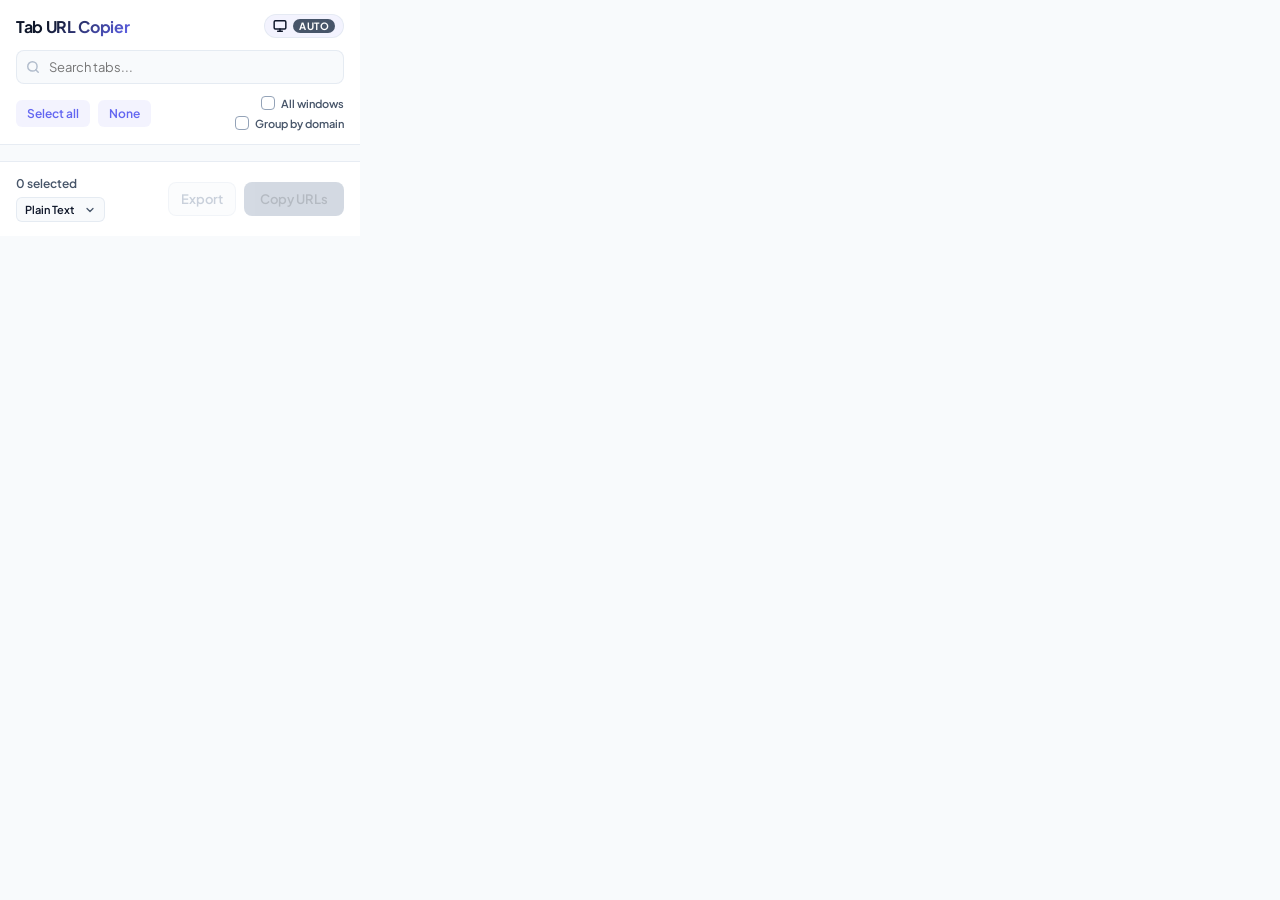
<file: popup.html>
<!DOCTYPE html>
<html lang="en">
<head>
  <meta charset="UTF-8" />
  <meta name="viewport" content="width=device-width, initial-scale=1.0" />
  <meta name="color-scheme" content="light dark" />
  <title>Tab URL Copier</title>
  <!-- Google Fonts for modern typography -->
  <link rel="preconnect" href="https://fonts.googleapis.com" />
  <link rel="preconnect" href="https://fonts.gstatic.com" crossorigin />
  <link href="https://fonts.googleapis.com/css2?family=Plus+Jakarta+Sans:wght@400;500;600;700&display=swap" rel="stylesheet" />
  <link rel="stylesheet" href="popup.css" />
</head>
<body>
  <div class="header">
    <div class="header-main">
      <span class="title">Tab URL Copier</span>
      <button id="themeToggleBtn" class="theme-toggle-btn" title="Toggle Theme" aria-label="Toggle Theme">
        <svg class="theme-icon" viewBox="0 0 24 24" fill="none" stroke="currentColor" stroke-width="2" stroke-linecap="round" stroke-linejoin="round">
          <!-- Monitor icon (auto mode) -->
          <g class="icon-monitor">
            <rect x="2" y="3" width="20" height="14" rx="2" ry="2"></rect>
            <line x1="8" y1="21" x2="16" y2="21"></line>
            <line x1="12" y1="17" x2="12" y2="21"></line>
          </g>
          <!-- Moon icon (dark mode override) -->
          <path class="icon-moon" d="M21 12.79A9 9 0 1 1 11.21 3 7 7 0 0 0 21 12.79z"></path>
          <!-- Sun icon (light mode override) -->
          <g class="icon-sun">
            <circle cx="12" cy="12" r="5"></circle>
            <line x1="12" y1="1" x2="12" y2="3"></line>
            <line x1="12" y1="21" x2="12" y2="23"></line>
            <line x1="4.22" y1="4.22" x2="5.64" y2="5.64"></line>
            <line x1="18.36" y1="18.36" x2="19.78" y2="19.78"></line>
            <line x1="1" y1="12" x2="3" y2="12"></line>
            <line x1="21" y1="12" x2="23" y2="12"></line>
            <line x1="4.22" y1="19.78" x2="5.64" y2="18.36"></line>
            <line x1="18.36" y1="5.64" x2="19.78" y2="4.22"></line>
          </g>
        </svg>
        <span id="themeToggleBadge" class="theme-toggle-badge">Auto</span>
      </button>
    </div>
    <div class="search-container">
      <input type="search" id="tabSearch" placeholder="Search tabs..." class="search-input" aria-label="Search tabs" />
    </div>
    <div class="header-actions">
      <div class="header-actions-left">
        <button id="selectAllBtn" class="text-btn">Select all</button>
        <button id="selectNoneBtn" class="text-btn">None</button>
      </div>
      <div class="header-actions-right">
        <label class="scope-toggle" title="Search and list tabs from all open windows">
          <input type="checkbox" id="scopeToggle" />
          <span>All windows</span>
        </label>
        <label class="group-toggle" title="Group tabs by website domain">
          <input type="checkbox" id="groupToggle" />
          <span>Group by domain</span>
        </label>
      </div>
    </div>
  </div>

  <div id="selectionBanner" class="selection-banner hidden"></div>

  <div id="tabList" class="tab-list">
    <!-- tab rows injected here -->
  </div>

  <div class="footer">
    <div class="footer-left">
      <span id="selectedCount" class="count">0 selected</span>
      <select id="formatSelect" class="format-select" title="Copy Format">
        <option value="text">Plain Text</option>
        <option value="markdown">Markdown</option>
        <option value="html">HTML Link</option>
        <option value="json">JSON</option>
      </select>
    </div>
    <div class="footer-actions-right-buttons">
      <button id="exportBtn" class="secondary-btn" disabled title="Export to File">Export</button>
      <button id="copyBtn" class="primary-btn" disabled>Copy URLs</button>
    </div>
  </div>

  <div id="toast" class="toast hidden">Copied!</div>

  <script src="popup.js"></script>
</body>
</html>
</file>
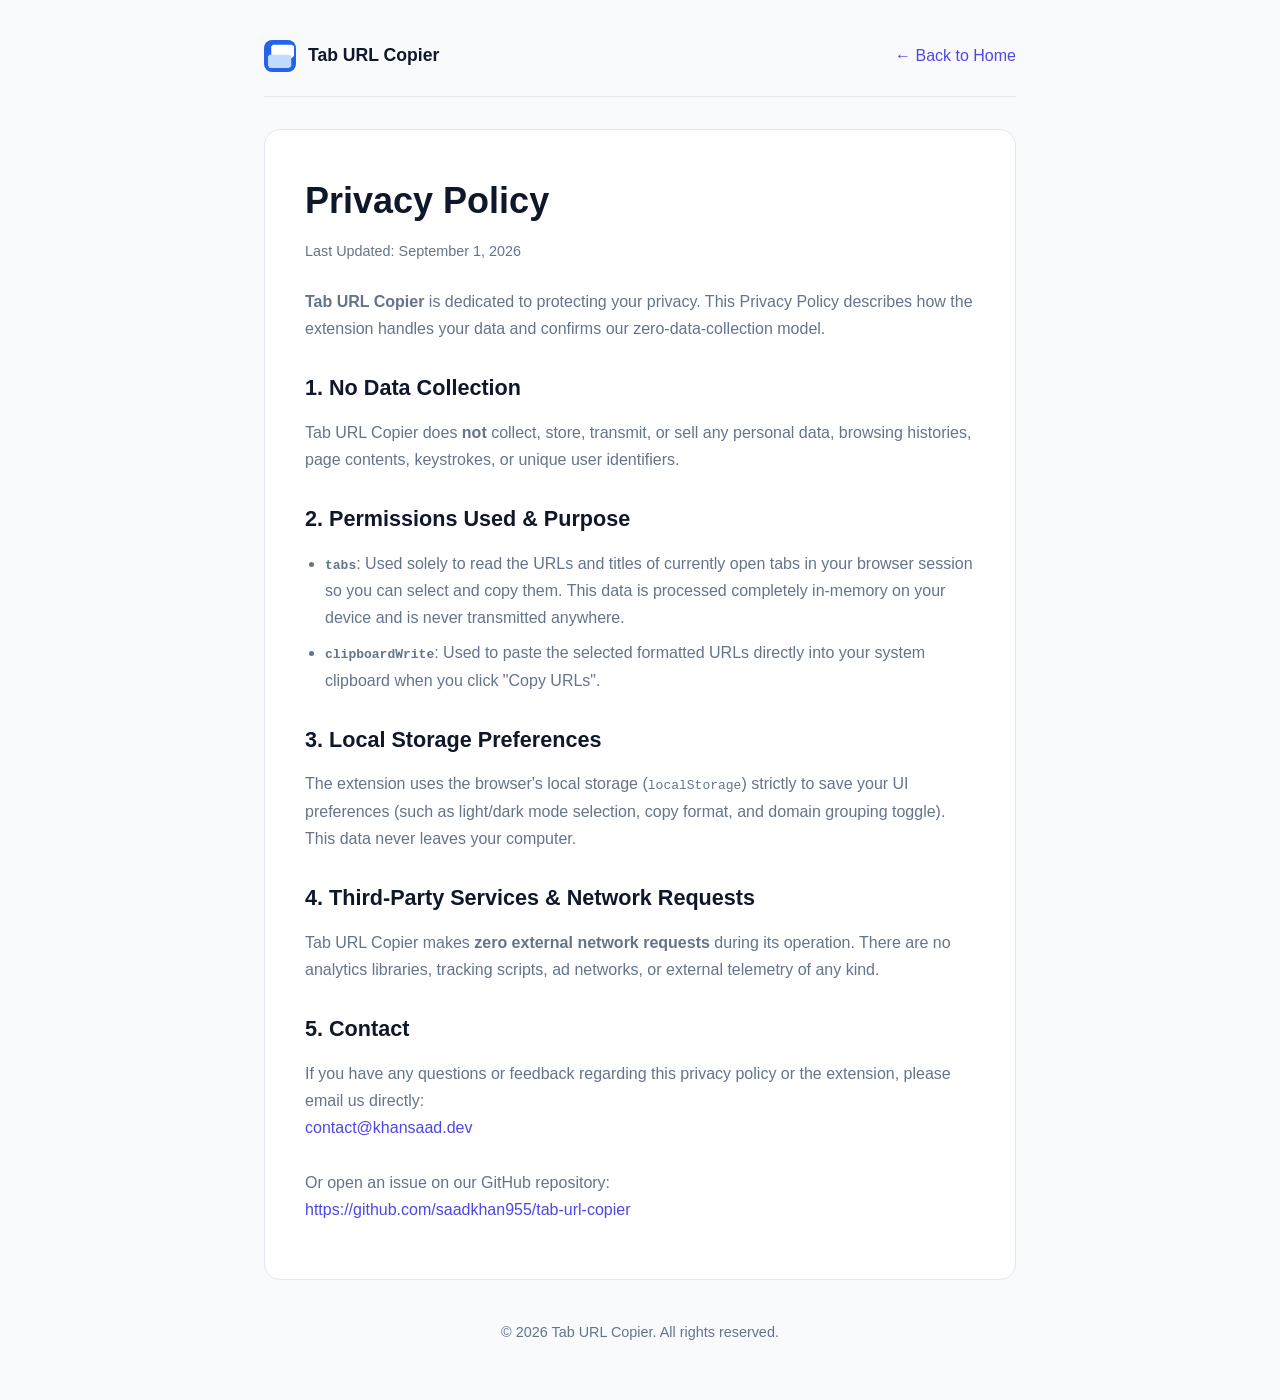
<file: public/privacy.html>
<!DOCTYPE html>
<html lang="en">
<head>
  <meta charset="UTF-8" />
  <meta name="viewport" content="width=device-width, initial-scale=1.0" />
  <title>Privacy Policy — Tab URL Copier</title>
  <meta name="description" content="Privacy Policy for Tab URL Copier Chrome Extension." />
  <link rel="canonical" href="https://tuc.khansaad.dev/privacy.html" />
  <link rel="icon" type="image/png" href="assets/icon48.png" />

  <style>
    :root {
      --primary: #4f46e5;
      --primary-hover: #4338ca;
      --text-main: #0f172a;
      --text-muted: #64748b;
      --bg-page: #f8fafc;
      --bg-card: #ffffff;
      --border-color: #e2e8f0;
      --radius-lg: 16px;
      --radius-md: 12px;
      --radius-sm: 8px;
    }

    @media (prefers-color-scheme: dark) {
      :root {
        --text-main: #f8fafc;
        --text-muted: #94a3b8;
        --bg-page: #0b0f19;
        --bg-card: #131b2e;
        --border-color: #1e293b;
      }
    }

    * {
      box-sizing: border-box;
      margin: 0;
      padding: 0;
    }

    body {
      font-family: -apple-system, BlinkMacSystemFont, "Segoe UI", Roboto, Helvetica, Arial, sans-serif;
      background-color: var(--bg-page);
      color: var(--text-main);
      line-height: 1.7;
    }

    .container {
      max-width: 800px;
      margin: 0 auto;
      padding: 40px 24px;
    }

    .navbar {
      display: flex;
      align-items: center;
      justify-content: space-between;
      padding-bottom: 24px;
      margin-bottom: 32px;
      border-bottom: 1px solid var(--border-color);
    }

    .brand {
      display: flex;
      align-items: center;
      gap: 12px;
      font-weight: 700;
      font-size: 1.1rem;
      color: var(--text-main);
      text-decoration: none;
    }

    .brand img {
      width: 32px;
      height: 32px;
      border-radius: 8px;
    }

    .card {
      background: var(--bg-card);
      border: 1px solid var(--border-color);
      border-radius: var(--radius-lg);
      padding: 40px;
    }

    h1 {
      font-size: 2.25rem;
      font-weight: 800;
      margin-bottom: 8px;
    }

    .last-updated {
      color: var(--text-muted);
      font-size: 0.9rem;
      margin-bottom: 24px;
      display: block;
    }

    h2 {
      font-size: 1.35rem;
      font-weight: 700;
      margin: 28px 0 12px;
      color: var(--text-main);
    }

    p, ul {
      color: var(--text-muted);
      margin-bottom: 16px;
    }

    ul {
      padding-left: 20px;
    }

    li {
      margin-bottom: 8px;
    }

    footer {
      text-align: center;
      margin-top: 40px;
      color: var(--text-muted);
      font-size: 0.9rem;
    }

    a {
      color: var(--primary);
      text-decoration: none;
    }

    a:hover {
      text-decoration: underline;
    }
  </style>
</head>
<body>

  <div class="container">
    <nav class="navbar">
      <a href="index.html" class="brand">
        <img src="assets/icon48.png" alt="Tab URL Copier Logo" />
        <span>Tab URL Copier</span>
      </a>
      <a href="index.html">← Back to Home</a>
    </nav>

    <main class="card">
      <h1>Privacy Policy</h1>
      <span class="last-updated">Last Updated: September 1, 2026</span>

      <p>
        <strong>Tab URL Copier</strong> is dedicated to protecting your privacy. This Privacy Policy describes how the extension handles your data and confirms our zero-data-collection model.
      </p>

      <h2>1. No Data Collection</h2>
      <p>
        Tab URL Copier does <strong>not</strong> collect, store, transmit, or sell any personal data, browsing histories, page contents, keystrokes, or unique user identifiers.
      </p>

      <h2>2. Permissions Used & Purpose</h2>
      <ul>
        <li>
          <strong><code>tabs</code></strong>: Used solely to read the URLs and titles of currently open tabs in your browser session so you can select and copy them. This data is processed completely in-memory on your device and is never transmitted anywhere.
        </li>
        <li>
          <strong><code>clipboardWrite</code></strong>: Used to paste the selected formatted URLs directly into your system clipboard when you click "Copy URLs".
        </li>
      </ul>

      <h2>3. Local Storage Preferences</h2>
      <p>
        The extension uses the browser's local storage (<code>localStorage</code>) strictly to save your UI preferences (such as light/dark mode selection, copy format, and domain grouping toggle). This data never leaves your computer.
      </p>

      <h2>4. Third-Party Services & Network Requests</h2>
      <p>
        Tab URL Copier makes <strong>zero external network requests</strong> during its operation. There are no analytics libraries, tracking scripts, ad networks, or external telemetry of any kind.
      </p>

      <h2>5. Contact</h2>
      <p>
        If you have any questions or feedback regarding this privacy policy or the extension, please email us directly:
        <br />
        <a href="mailto:contact@khansaad.dev">contact@khansaad.dev</a>
        <br /><br />
        Or open an issue on our GitHub repository:
        <br />
        <a href="https://github.com/saadkhan955/tab-url-copier" target="_blank" rel="noopener">https://github.com/saadkhan955/tab-url-copier</a>
      </p>
    </main>

    <footer>
      <p>© 2026 Tab URL Copier. All rights reserved.</p>
    </footer>
  </div>

</body>
</html>
</file>
<file: popup.css>
:root {
  /* Design Tokens - Light Theme Default */
  --font-sans: 'Plus Jakarta Sans', -apple-system, BlinkMacSystemFont, "Segoe UI", Roboto, sans-serif;
  
  --bg-app: #f8fafc;
  --bg-panel: #ffffff;
  --text-main: #0f172a;
  --text-sub: #475569;
  --text-muted: #94a3b8;
  --border-main: rgba(226, 232, 240, 0.8);
  --border-hover: rgba(203, 213, 225, 0.8);
  --accent: #6366f1;
  --accent-hover: #4f46e5;
  --accent-light: rgba(99, 102, 241, 0.08);
  --accent-solid-light: #e0e7ff;
  
  --bg-row-hover: #fafafa;
  --bg-row-selected: rgba(99, 102, 241, 0.04);
  --border-row-selected: rgba(99, 102, 241, 0.25);
  
  --banner-bg: #eff6ff;
  --banner-text: #1e40af;
  --banner-border: #dbeafe;
  
  --toast-bg: #0f172a;
  --toast-text: #ffffff;
  
  --shadow-sm: 0 1px 2px 0 rgba(0, 0, 0, 0.05);
  --shadow-card: 0 4px 12px -2px rgba(15, 23, 42, 0.04), 0 2px 6px -1px rgba(15, 23, 42, 0.02);
  --shadow-pop: 0 10px 15px -3px rgba(0, 0, 0, 0.1), 0 4px 6px -2px rgba(0, 0, 0, 0.05);
  
  --scrollbar-thumb: #cbd5e1;
  --scrollbar-track: transparent;
  
  color-scheme: light dark;
}

/* System Dark Theme Auto-Follow */
@media (prefers-color-scheme: dark) {
  :root {
    --bg-app: #080b10;
    --bg-panel: #0e131f;
    --text-main: #f8fafc;
    --text-sub: #94a3b8;
    --text-muted: #475569;
    --border-main: rgba(30, 41, 59, 0.8);
    --border-hover: rgba(51, 65, 85, 0.8);
    --accent: #818cf8;
    --accent-hover: #6366f1;
    --accent-light: rgba(129, 140, 248, 0.12);
    --accent-solid-light: #1e1b4b;
    
    --bg-row-hover: #131a2b;
    --bg-row-selected: rgba(129, 140, 248, 0.06);
    --border-row-selected: rgba(129, 140, 248, 0.3);
    
    --banner-bg: #131d35;
    --banner-text: #93c5fd;
    --banner-border: #1e3a8a;
    
    --toast-bg: #f8fafc;
    --toast-text: #0f172a;
    
    --shadow-card: 0 4px 16px -2px rgba(0, 0, 0, 0.25), 0 2px 8px -1px rgba(0, 0, 0, 0.15);
    
    --scrollbar-thumb: #334155;
    --scrollbar-track: transparent;
  }
}

/* Manual Theme Overrides */
:root[data-theme="light"] {
  color-scheme: light;
  --bg-app: #f8fafc;
  --bg-panel: #ffffff;
  --text-main: #0f172a;
  --text-sub: #475569;
  --text-muted: #94a3b8;
  --border-main: rgba(226, 232, 240, 0.8);
  --border-hover: rgba(203, 213, 225, 0.8);
  --accent: #6366f1;
  --accent-hover: #4f46e5;
  --accent-light: rgba(99, 102, 241, 0.08);
  --accent-solid-light: #e0e7ff;
  --bg-row-hover: #fafafa;
  --bg-row-selected: rgba(99, 102, 241, 0.04);
  --border-row-selected: rgba(99, 102, 241, 0.25);
  --banner-bg: #eff6ff;
  --banner-text: #1e40af;
  --banner-border: #dbeafe;
  --toast-bg: #0f172a;
  --toast-text: #ffffff;
  --shadow-card: 0 4px 12px -2px rgba(15, 23, 42, 0.04), 0 2px 6px -1px rgba(15, 23, 42, 0.02);
  --scrollbar-thumb: #cbd5e1;
  --scrollbar-track: transparent;
}

:root[data-theme="dark"] {
  color-scheme: dark;
  --bg-app: #080b10;
  --bg-panel: #0e131f;
  --text-main: #f8fafc;
  --text-sub: #94a3b8;
  --text-muted: #475569;
  --border-main: rgba(30, 41, 59, 0.8);
  --border-hover: rgba(51, 65, 85, 0.8);
  --accent: #818cf8;
  --accent-hover: #6366f1;
  --accent-light: rgba(129, 140, 248, 0.12);
  --accent-solid-light: #1e1b4b;
  --bg-row-hover: #131a2b;
  --bg-row-selected: rgba(129, 140, 248, 0.06);
  --border-row-selected: rgba(129, 140, 248, 0.3);
  --banner-bg: #131d35;
  --banner-text: #93c5fd;
  --banner-border: #1e3a8a;
  --toast-bg: #f8fafc;
  --toast-text: #0f172a;
  --shadow-card: 0 4px 16px -2px rgba(0, 0, 0, 0.25), 0 2px 8px -1px rgba(0, 0, 0, 0.15);
  --scrollbar-thumb: #334155;
  --scrollbar-track: transparent;
}

/* Core Layout & Resets */
* {
  box-sizing: border-box;
  margin: 0;
  padding: 0;
}

html {
  overflow: hidden;
  height: 100%;
}

body {
  width: 360px;
  max-height: 580px;
  height: auto;
  font-family: var(--font-sans);
  font-size: 13px;
  color: var(--text-main);
  background-color: var(--bg-app);
  display: flex;
  flex-direction: column;
  overflow: hidden;
  transition: background-color 0.3s ease, color 0.3s ease;
}

/* Header & Navigation */
.header {
  display: flex;
  flex-direction: column;
  gap: 12px;
  padding: 14px 16px;
  background-color: var(--bg-panel);
  border-bottom: 1px solid var(--border-main);
  transition: background-color 0.3s ease, border-color 0.3s ease;
}

.header-main {
  display: flex;
  align-items: center;
  justify-content: space-between;
}

.title {
  font-weight: 700;
  font-size: 16px;
  letter-spacing: -0.02em;
  background: linear-gradient(135deg, var(--text-main) 30%, var(--accent) 100%);
  -webkit-background-clip: text;
  -webkit-text-fill-color: transparent;
}

.header-actions {
  display: flex;
  justify-content: space-between;
  align-items: center;
}

.header-actions-left {
  display: flex;
  gap: 8px;
}

.scope-toggle {
  display: flex;
  align-items: center;
  gap: 6px;
  font-size: 11px;
  font-weight: 600;
  color: var(--text-sub);
  cursor: pointer;
  user-select: none;
}

.scope-toggle input[type="checkbox"] {
  width: 14px;
  height: 14px;
  border-radius: 4px;
}

.header-actions-right {
  display: flex;
  flex-direction: column;
  gap: 6px;
  align-items: flex-end;
}

.group-toggle {
  display: flex;
  align-items: center;
  gap: 6px;
  font-size: 11px;
  font-weight: 600;
  color: var(--text-sub);
  cursor: pointer;
  user-select: none;
}

.group-toggle input[type="checkbox"] {
  width: 14px;
  height: 14px;
  border-radius: 4px;
}

/* Domain Group Header Styling */
.domain-group-header {
  display: flex;
  align-items: center;
  gap: 8px;
  padding: 6px 12px;
  margin: 10px 10px 4px 10px;
  background-color: var(--bg-app);
  border-radius: 6px;
  border: 1px solid var(--border-main);
  font-weight: 700;
  font-size: 11px;
  color: var(--text-sub);
  text-transform: uppercase;
  letter-spacing: 0.05em;
}

.domain-group-header input[type="checkbox"] {
  width: 14px;
  height: 14px;
  border-radius: 4px;
  margin: 0;
}

.domain-title-text {
  flex: 1;
  white-space: nowrap;
  overflow: hidden;
  text-overflow: ellipsis;
}


/* Sleek Button Styles */
.text-btn {
  background-color: var(--accent-light);
  border: 1px solid transparent;
  color: var(--accent);
  font-family: var(--font-sans);
  font-weight: 600;
  font-size: 12px;
  cursor: pointer;
  padding: 5px 10px;
  border-radius: 6px;
  transition: all 0.2s cubic-bezier(0.4, 0, 0.2, 1);
}

.text-btn:hover {
  background-color: var(--accent-solid-light);
  border-color: var(--accent);
  transform: translateY(-0.5px);
}

.text-btn:active {
  transform: translateY(0);
}

/* Theme Toggle Button & Badge */
.theme-toggle-btn {
  background-color: var(--accent-light);
  border: 1px solid var(--border-main);
  border-radius: 20px;
  padding: 4px 8px;
  display: flex;
  align-items: center;
  gap: 6px;
  cursor: pointer;
  color: var(--text-main);
  transition: all 0.2s ease;
}

.theme-toggle-btn:hover {
  border-color: var(--accent);
  background-color: var(--bg-row-hover);
}

.theme-icon {
  width: 14px;
  height: 14px;
  stroke-width: 2.5;
  transition: transform 0.3s ease;
}

.theme-toggle-btn:hover .theme-icon {
  transform: rotate(15deg);
}

/* Toggle Display logic based on data-theme-mode */
.theme-icon .icon-monitor,
.theme-icon .icon-sun,
.theme-icon .icon-moon {
  display: none;
}

:root[data-theme-mode="system"] .theme-icon .icon-monitor {
  display: block;
}

:root[data-theme-mode="light"] .theme-icon .icon-sun {
  display: block;
}

:root[data-theme-mode="dark"] .theme-icon .icon-moon {
  display: block;
}

.theme-toggle-badge {
  font-family: var(--font-sans);
  font-size: 10px;
  font-weight: 700;
  text-transform: uppercase;
  letter-spacing: 0.05em;
  padding: 1px 6px;
  background: var(--accent);
  color: white;
  border-radius: 10px;
  transition: all 0.2s ease;
}

.theme-toggle-badge.system-sync {
  background: var(--text-sub);
}

/* Pre-selection Banner */
.selection-banner {
  display: flex;
  align-items: center;
  justify-content: space-between;
  gap: 8px;
  padding: 8px 16px;
  background-color: var(--banner-bg);
  border-bottom: 1px solid var(--banner-border);
  color: var(--banner-text);
  font-size: 12px;
  font-weight: 500;
  transition: all 0.3s ease;
}

.selection-banner.hidden {
  display: none;
}

.selection-banner .text-btn {
  background: rgba(255, 255, 255, 0.15);
  color: inherit;
  padding: 3px 8px;
  border-radius: 4px;
}

.selection-banner .text-btn:hover {
  background: rgba(255, 255, 255, 0.3);
  border-color: transparent;
}

/* Tab List Scroll Container (Hidden Scrollbars) */
.tab-list {
  max-height: 330px;
  overflow-y: auto;
  padding: 8px 0;
  display: flex;
  flex-direction: column;
  gap: 1px;
  scrollbar-width: none; /* Firefox */
  -ms-overflow-style: none; /* IE and Edge */
}

/* Hide scrollbar for Chrome, Safari, and Opera */
.tab-list::-webkit-scrollbar {
  display: none;
  width: 0;
  height: 0;
}

/* Tab Rows as Cards */
.tab-row {
  display: flex;
  align-items: center;
  gap: 12px;
  padding: 8px 16px;
  margin: 2px 10px;
  border-radius: 8px;
  border: 1.5px solid transparent;
  background-color: var(--bg-panel);
  transition: all 0.2s cubic-bezier(0.4, 0, 0.2, 1);
  cursor: pointer;
  box-shadow: var(--shadow-sm);
}

.tab-row:hover {
  background-color: var(--bg-row-hover);
  border-color: var(--border-hover);
  transform: translateY(-0.5px);
}

.tab-row:active {
  transform: translateY(0);
}

/* Selected row highlighted styling */
.tab-row:has(input[type="checkbox"]:checked) {
  background-color: var(--bg-row-selected);
  border-color: var(--border-row-selected);
}

/* Beautiful Custom Checkbox */
input[type="checkbox"] {
  appearance: none;
  -webkit-appearance: none;
  width: 18px;
  height: 18px;
  border: 1.5px solid var(--text-muted);
  border-radius: 6px;
  background-color: var(--bg-panel);
  display: inline-grid;
  place-content: center;
  cursor: pointer;
  transition: all 0.2s cubic-bezier(0.4, 0, 0.2, 1);
  flex-shrink: 0;
}

input[type="checkbox"]::before {
  content: "";
  width: 10px;
  height: 10px;
  transform: scale(0);
  transform-origin: center;
  transition: 120ms transform cubic-bezier(0.175, 0.885, 0.32, 1.275);
  background-color: white;
  clip-path: polygon(14% 44%, 0 58%, 38% 96%, 100% 23%, 86% 9%, 38% 68%);
}

input[type="checkbox"]:checked {
  background-color: var(--accent);
  border-color: var(--accent);
}

input[type="checkbox"]:checked::before {
  transform: scale(1);
}

.tab-row:hover input[type="checkbox"] {
  border-color: var(--accent);
}

/* Favicon Frame */
.tab-favicon {
  width: 18px;
  height: 18px;
  flex-shrink: 0;
  border-radius: 4px;
  object-fit: contain;
  transition: transform 0.2s ease;
}

.tab-row:hover .tab-favicon {
  transform: scale(1.08);
}

/* Tab Metadata */
.tab-info {
  min-width: 0;
  flex: 1;
  display: flex;
  flex-direction: column;
  gap: 2px;
}

.tab-title {
  white-space: nowrap;
  overflow: hidden;
  text-overflow: ellipsis;
  font-weight: 600;
  color: var(--text-main);
  font-size: 13px;
}

.tab-url {
  white-space: nowrap;
  overflow: hidden;
  text-overflow: ellipsis;
  font-size: 11px;
  color: var(--text-sub);
}

/* Footer Section */
.footer {
  display: flex;
  align-items: center;
  justify-content: space-between;
  padding: 14px 16px;
  background-color: var(--bg-panel);
  border-top: 1px solid var(--border-main);
  transition: background-color 0.3s ease, border-color 0.3s ease;
}

.count {
  color: var(--text-sub);
  font-weight: 600;
  font-size: 12px;
}

/* Main Action Button */
.primary-btn {
  background: linear-gradient(135deg, var(--accent), var(--accent-hover));
  color: white;
  border: none;
  border-radius: 8px;
  padding: 8px 16px;
  font-family: var(--font-sans);
  font-weight: 600;
  font-size: 13px;
  cursor: pointer;
  box-shadow: 0 4px 12px rgba(99, 102, 241, 0.15);
  transition: all 0.2s cubic-bezier(0.4, 0, 0.2, 1);
}

.primary-btn:hover:not(:disabled) {
  box-shadow: 0 6px 16px rgba(99, 102, 241, 0.25);
  transform: translateY(-1px);
}

.primary-btn:active:not(:disabled) {
  transform: translateY(0);
  box-shadow: 0 2px 8px rgba(99, 102, 241, 0.15);
}

.primary-btn:disabled {
  background: var(--text-muted);
  opacity: 0.4;
  box-shadow: none;
  cursor: not-allowed;
  color: var(--text-sub);
}

/* Modern Sliding Toast Message */
.toast {
  position: absolute;
  bottom: 20px;
  left: 50%;
  transform: translateX(-50%) translateY(30px);
  background-color: var(--toast-bg);
  color: var(--toast-text);
  padding: 8px 16px;
  border-radius: 20px;
  font-size: 12px;
  font-weight: 600;
  box-shadow: var(--shadow-pop);
  opacity: 0;
  pointer-events: none;
  transition: transform 0.3s cubic-bezier(0.175, 0.885, 0.32, 1.275), opacity 0.2s ease;
  z-index: 100;
}

.toast:not(.hidden) {
  transform: translateX(-50%) translateY(0);
  opacity: 1;
}

/* Empty State Styling */
.empty-state {
  padding: 30px 16px;
  text-align: center;
  color: var(--text-sub);
  font-weight: 500;
}

/* Footer Layout & Format Select */
.footer-left {
  display: flex;
  flex-direction: column;
  gap: 6px;
  align-items: flex-start;
}

.format-select {
  background-color: var(--bg-app);
  border: 1px solid var(--border-main);
  border-radius: 6px;
  color: var(--text-main);
  font-family: var(--font-sans);
  font-size: 11px;
  font-weight: 600;
  padding: 5px 24px 5px 8px;
  cursor: pointer;
  appearance: none;
  background-image: url("data:image/svg+xml;utf8,<svg xmlns='http://www.w3.org/2000/svg' width='12' height='12' viewBox='0 0 24 24' fill='none' stroke='%23475569' stroke-width='2.5' stroke-linecap='round' stroke-linejoin='round'><polyline points='6 9 12 15 18 9'></polyline></svg>");
  background-repeat: no-repeat;
  background-position: right 8px center;
  transition: all 0.2s cubic-bezier(0.4, 0, 0.2, 1);
  outline: none;
}

/* Dark mode override for select arrow color */
@media (prefers-color-scheme: dark) {
  .format-select {
    background-image: url("data:image/svg+xml;utf8,<svg xmlns='http://www.w3.org/2000/svg' width='12' height='12' viewBox='0 0 24 24' fill='none' stroke='%2394a3b8' stroke-width='2.5' stroke-linecap='round' stroke-linejoin='round'><polyline points='6 9 12 15 18 9'></polyline></svg>");
  }
}

:root[data-theme="dark"] .format-select {
  background-image: url("data:image/svg+xml;utf8,<svg xmlns='http://www.w3.org/2000/svg' width='12' height='12' viewBox='0 0 24 24' fill='none' stroke='%2394a3b8' stroke-width='2.5' stroke-linecap='round' stroke-linejoin='round'><polyline points='6 9 12 15 18 9'></polyline></svg>");
}

:root[data-theme="light"] .format-select {
  background-image: url("data:image/svg+xml;utf8,<svg xmlns='http://www.w3.org/2000/svg' width='12' height='12' viewBox='0 0 24 24' fill='none' stroke='%23475569' stroke-width='2.5' stroke-linecap='round' stroke-linejoin='round'><polyline points='6 9 12 15 18 9'></polyline></svg>");
}

.format-select:hover {
  border-color: var(--accent);
  background-color: var(--bg-row-hover);
}

.format-select:focus {
  border-color: var(--accent);
  box-shadow: 0 0 0 2px var(--accent-light);
}

/* Search Bar Styling */
.search-container {
  position: relative;
  width: 100%;
}

.search-input {
  width: 100%;
  padding: 8px 12px;
  padding-left: 32px;
  background-color: var(--bg-app);
  border: 1px solid var(--border-main);
  border-radius: 8px;
  color: var(--text-main);
  font-family: var(--font-sans);
  font-size: 13px;
  transition: all 0.2s cubic-bezier(0.4, 0, 0.2, 1);
  outline: none;
}

.search-input:focus {
  border-color: var(--accent);
  box-shadow: 0 0 0 2px var(--accent-light);
}

.search-container::before {
  content: "";
  position: absolute;
  left: 10px;
  top: 50%;
  transform: translateY(-50%);
  width: 14px;
  height: 14px;
  background-image: url("data:image/svg+xml;utf8,<svg xmlns='http://www.w3.org/2000/svg' viewBox='0 0 24 24' fill='none' stroke='%2394a3b8' stroke-width='2.5' stroke-linecap='round' stroke-linejoin='round'><circle cx='11' cy='11' r='8'></circle><line x1='21' y1='21' x2='16.65' y2='16.65'></line></svg>");
  background-repeat: no-repeat;
  background-position: center;
  pointer-events: none;
  opacity: 0.7;
}

/* Global Utility Classes */
.hidden {
  display: none !important;
}

/* Footer Export Button Styling */
.footer-actions-right-buttons {
  display: flex;
  gap: 8px;
}

.secondary-btn {
  background-color: var(--bg-panel);
  border: 1px solid var(--border-main);
  color: var(--text-main);
  border-radius: 8px;
  padding: 8px 12px;
  font-family: var(--font-sans);
  font-weight: 600;
  font-size: 13px;
  cursor: pointer;
  transition: all 0.2s cubic-bezier(0.4, 0, 0.2, 1);
}

.secondary-btn:hover:not(:disabled) {
  border-color: var(--accent);
  background-color: var(--bg-row-hover);
  transform: translateY(-1px);
}

.secondary-btn:active:not(:disabled) {
  transform: translateY(0);
}

.secondary-btn:disabled {
  background: var(--bg-app);
  border-color: var(--border-main);
  opacity: 0.5;
  cursor: not-allowed;
  color: var(--text-muted);
}
</file>
